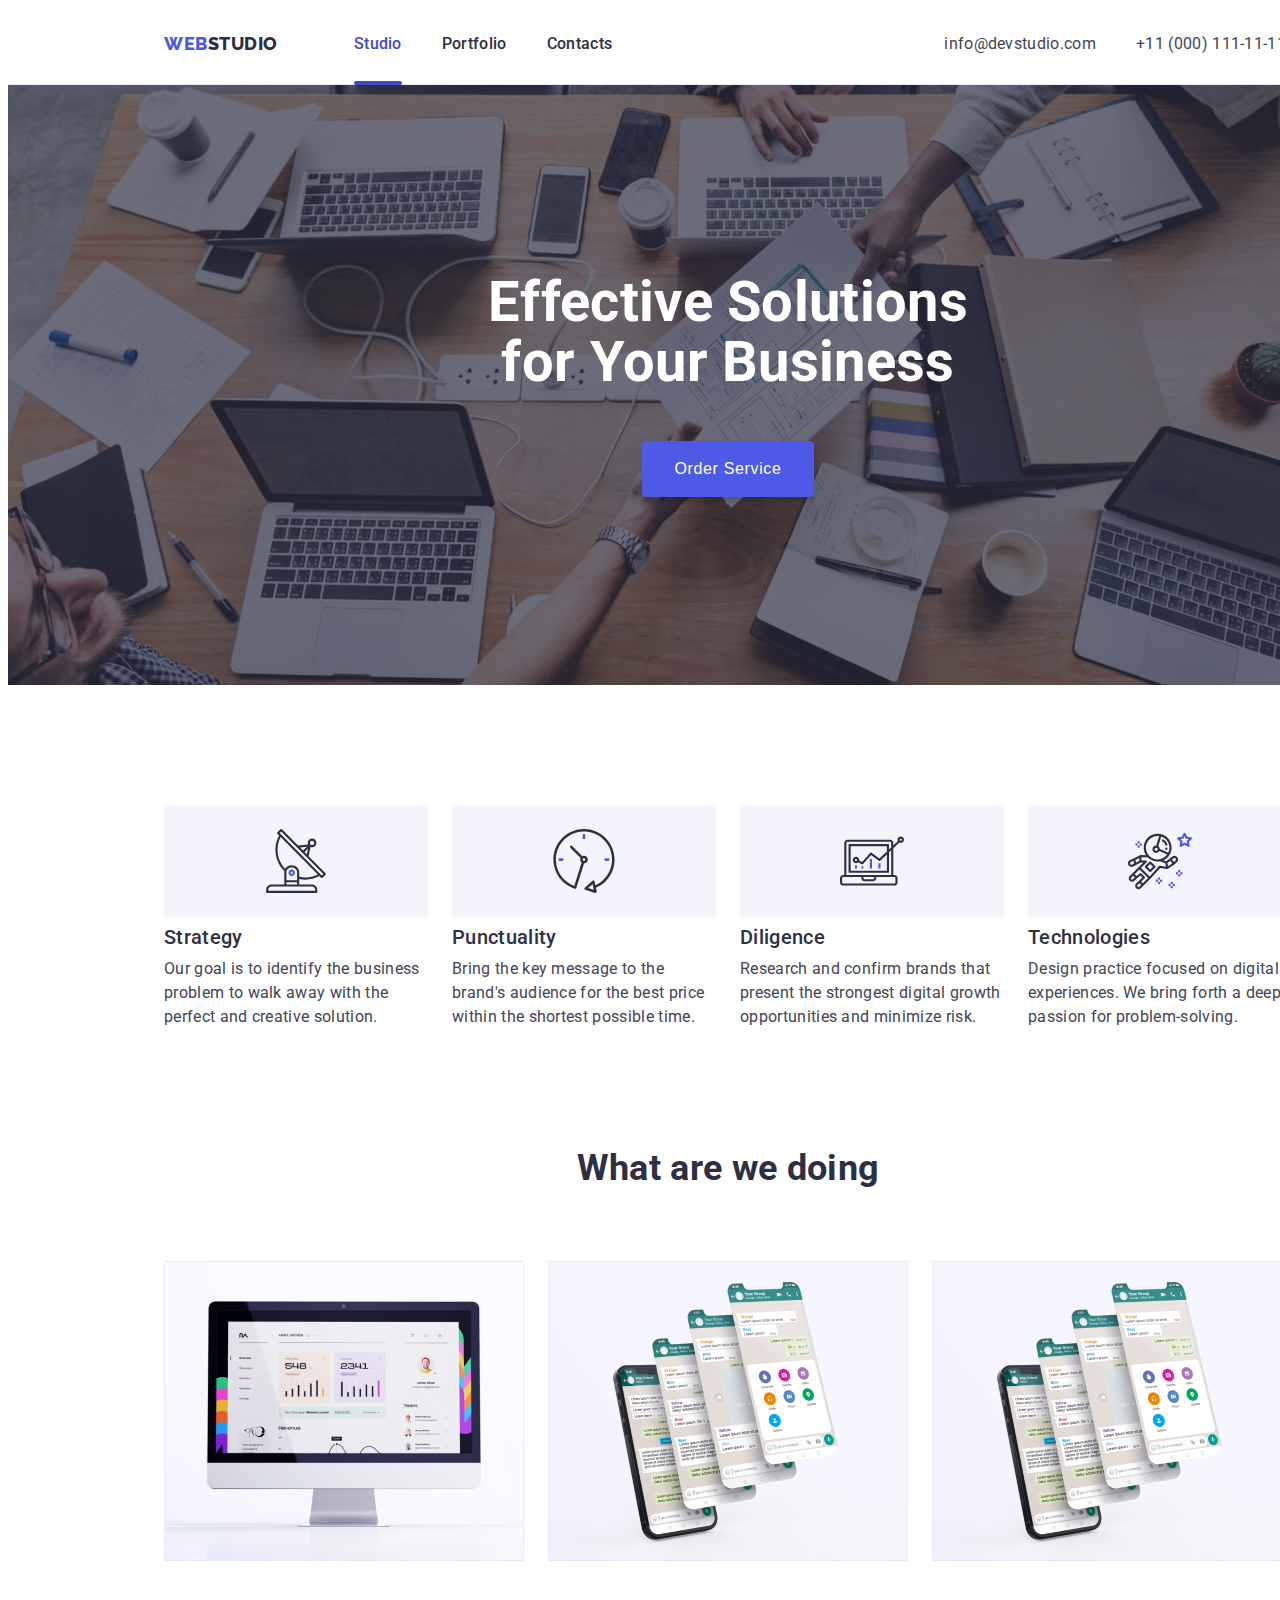
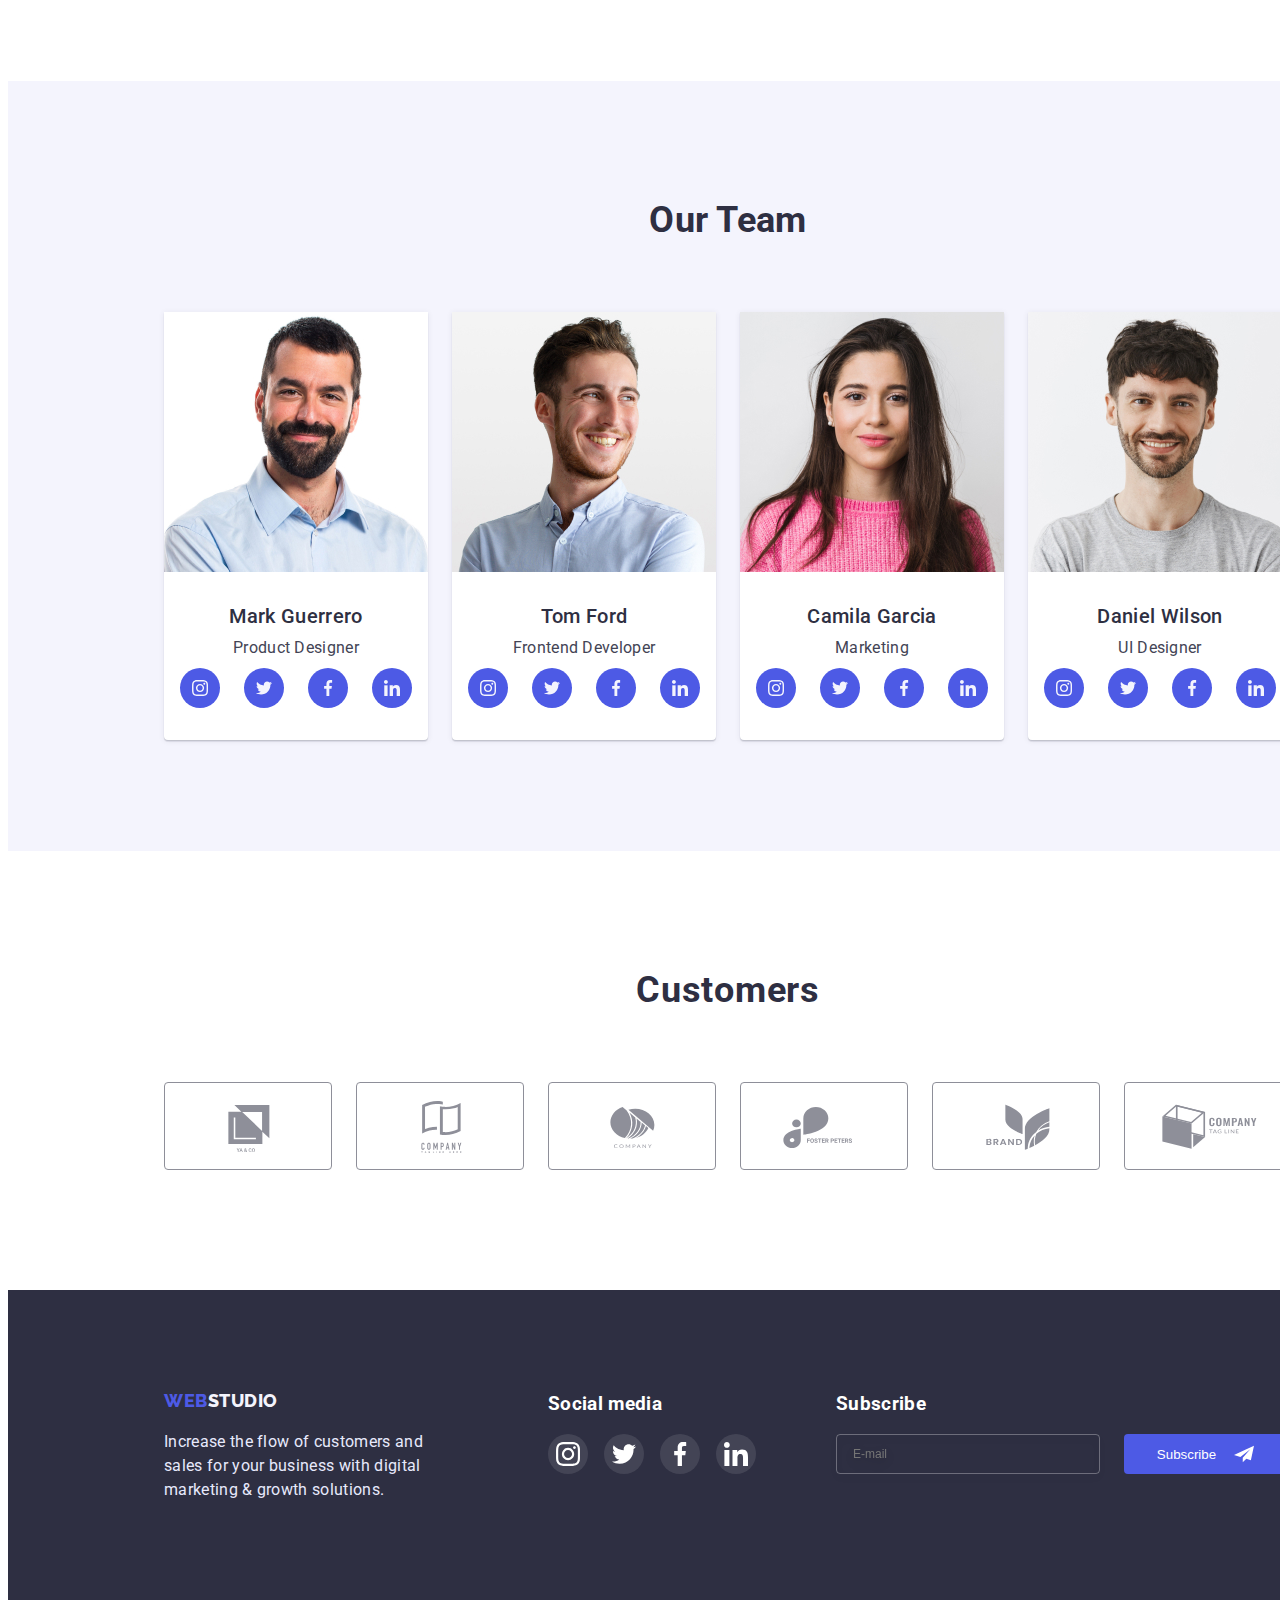
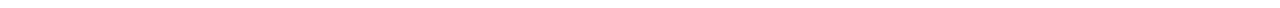
<file: index.html>
<!DOCTYPE html>
<html lang="en">
  <head>
    <meta charset="UTF-8" />
    <meta http-equiv="X-UA-Compatible" content="IE=edge" />
    <meta name="viewport" content="width=device-width, initial-scale=1.0" />
    <title>Document</title>
    <link rel="preconnect" href="https://fonts.googleapis.com">
<link rel="preconnect" href="https://fonts.gstatic.com" crossorigin>
<link href="https://fonts.googleapis.com/css2?family=Raleway:wght@800&family=Roboto:wght@400;500;700&display=swap" rel="stylesheet">
<link rel="stylesheet" href="https://cdnjs.cloudflare.com/ajax/libs/modern-normalize/1.1.0/modern-normalize.min.css" integrity="sha512-wpPYUAdjBVSE4KJnH1VR1HeZfpl1ub8YT/NKx4PuQ5NmX2tKuGu6U/JRp5y+Y8XG2tV+wKQpNHVUX03MfMFn9Q==" crossorigin="anonymous" referrerpolicy="no-referrer" />
<link rel="stylesheet" href="./css/styles.css">
  </head>
  <body>
    <!--header-->
    <header class="header">
      <div class="header-container container">
      <nav class="header-navigation">
        <a href="./index.html" class="header-logo"><span>WEB</span>STUDIO</a>
          <ul class="header-list list">
          <li class="header-item"><a class="header-link link current" href="./index.html" >Studio</a></li>
          <li class="header-item"><a class="header-link link" href="./portfolio.html" >Portfolio</a></li>
          <li class="header-item"><a class="header-link link" href="" >Contacts</a></li>
        </ul>
      </nav>

      <address class="header-address">
        <ul class="address-list list">
          <li class="address-item"><a class="address-link link" href="mailto:info@devstudio.com">info@devstudio.com</a></li>
          <li class="address-item"><a class="address-link link" href="tel:+110001111111">+11 (000) 111-11-11</a></li>
        </ul>
      </address>
      </div>
        </header>
    <!--hero image-->
    <main class="main">
      <section class="hero">
        <h1 class="hero-title">Effective Solutions for Your Business</h1>
        <button type="button" class="button hero-button" data-modal-open>Order Service</button>
      </section>
      <!--advantage-->
      <section class="advantage">
        <div class="container">
          <h2 hidden>option2</h2>
          <ul class="advantage-list list">
      
            <li class="advantage-link">
              <div class="advantage-block">
                <svg class="advantage-icon" width="64" hight="64">
                  <use href="./images/icons.svg#icon-antenna"></use>
                </svg>
              </div>
              <h3 class="advantage-title">Strategy</h3>
              <p class="advantage-after-title">
                Our goal is to identify the business problem to walk away with the
                perfect and creative solution.
              </p>
            </li>
      
            <li class="advantage-link">
              <div class="advantage-block">
                <svg class="advantage-icon" width="64" hight="64">
                  <use href="./images/icons.svg#icon-clock"></use>
                </svg>
              </div>
              <h3 class="advantage-title">Punctuality</h3>
              <p class="advantage-after-title">
                Bring the key message to the brand's audience for the best price
                within the shortest possible time.
              </p>
            </li>
      
            <li class="advantage-link">
              <div class="advantage-block">
                <svg class="advantage-icon" width="64" hight="64">
                  <use href="./images/icons.svg#icon-diagram"></use>
                </svg>
              </div>
              <h3 class="advantage-title">Diligence</h3>
              <p class="advantage-after-title">
                Research and confirm brands that present the strongest digital
                growth opportunities and minimize risk.
              </p>
            </li>
      
            <li class="advantage-link">
              <div class="advantage-block">
                <svg class="advantage-icon" width="64" hight="64">
                  <use href="./images/icons.svg#icon-astronaut"></use>
                </svg>
              </div>
              <h3 class="advantage-title">Technologies</h3>
              <p class="advantage-after-title">
                Design practice focused on digital experiences. We bring forth a
                deep passion for problem-solving.
              </p>
            </li>
          </ul>
        </div>
      </section>
      <!--section-->
      <section class="section">
        <div class="container">
        <h2 class="section-title">What are we doing</h2>
        <ul class="section-list list">
          <li class="section-link">
            <img src="./images/rectangle.jpg" alt="monitor" width="360" height="300" >
          </li>
          <li class="section-link">
            <img src="./images/rectanglea.jpg" alt="phones" width="360" height="300" >
          </li>
          <li class="section-link">
            <img src="./images/rectanglea.jpg" alt="phones" width="360" height="300" >
          </li>
        </ul>
        </div>
      </section>
      <!--about-->
      <section class="about">
        <div class="container">
        <h2 class="about-title">Our Team</h2>
        <ul class="about-list list">
          <li class="about-link link">
            <img src="./images/qimg.jpg" alt="Mark Guerrero" width="264" height="260" >
            <div class="about-foto">
            <h3 class="about-after-title">Mark Guerrero</h3>
            <p class="about-pre-title">Product Designer</p>
           
            <ul class="about-soc-list">
              <li class="about-soc-item">
                <a class="about-soc-link" href="">
                  <svg class="about-soc-icon" width="16" haigth="16">
                    <use href="./images/icons.svg#icon-instagram"></use>
                  </svg></a></li>
                  <li class="about-soc-item">
                    <a class="about-soc-link" href="">
                      <svg class="about-soc-icon" width="16" haigth="16">
                        <use href="./images/icons.svg#icon-twitter"></use>
                      </svg></a>
                  </li>
                  <li class="about-soc-item">
                    <a class="about-soc-link" href="">
                      <svg class="about-soc-icon" width="16" haigth="16">
                        <use href="./images/icons.svg#icon-facebook"></use>
                      </svg></a>
                  </li>
                  <li class="about-soc-item">
                    <a class="about-soc-link" href="">
                      <svg class="about-soc-icon" width="16" haigth="16">
                        <use href="./images/icons.svg#icon-linkedin"></use>
                      </svg></a>
                  </li>
                </ul>
            </div>
          </li>

          <li class="about-link link">
            <img src="./images/aimg.jpg" alt="Tom Ford" width="264" height="260" >
            <div class="about-foto">
            <h3 class="about-after-title">Tom Ford</h3>
            <p class="about-pre-title">Frontend Developer</p>
            <ul class="about-soc-list">
              <li class="about-soc-item">
                <a class="about-soc-link" href="">
                  <svg class="about-soc-icon" width="16" haigth="16">
                    <use href="./images/icons.svg#icon-instagram"></use>
                  </svg></a>
              </li>
              <li class="about-soc-item">
                <a class="about-soc-link" href="">
                  <svg class="about-soc-icon" width="16" haigth="16">
                    <use href="./images/icons.svg#icon-twitter"></use>
                  </svg></a>
              </li>
              <li class="about-soc-item">
                <a class="about-soc-link" href="">
                  <svg class="about-soc-icon" width="16" haigth="16">
                    <use href="./images/icons.svg#icon-facebook"></use>
                  </svg></a>
              </li>
              <li class="about-soc-item">
                <a class="about-soc-link" href="">
                  <svg class="about-soc-icon" width="16" haigth="16">
                    <use href="./images/icons.svg#icon-linkedin"></use>
                  </svg></a>
              </li>
            </ul>
            </div>
          </li>

          <li class="about-link link">
            <img src="./images/zimg.jpg" alt="Camila Garcia" width="264" height="260" >
            <div class="about-foto">
            <h3 class="about-after-title">Camila Garcia</h3>
            <p class="about-pre-title">Marketing</p>
            <ul class="about-soc-list">
              <li class="about-soc-item">
                <a class="about-soc-link" href="">
                  <svg class="about-soc-icon" width="16" haigth="16">
                    <use href="./images/icons.svg#icon-instagram"></use>
                  </svg></a>
              </li>
              <li class="about-soc-item">
                <a class="about-soc-link" href="">
                  <svg class="about-soc-icon" width="16" haigth="16">
                    <use href="./images/icons.svg#icon-twitter"></use>
                  </svg></a>
              </li>
              <li class="about-soc-item">
                <a class="about-soc-link" href="">
                  <svg class="about-soc-icon" width="16" haigth="16">
                    <use href="./images/icons.svg#icon-facebook"></use>
                  </svg></a>
              </li>
              <li class="about-soc-item">
                <a class="about-soc-link" href="">
                  <svg class="about-soc-icon" width="16" haigth="16">
                    <use href="./images/icons.svg#icon-linkedin"></use>
                  </svg></a>
              </li>
            </ul>
            </div>
          </li>

          <li class="about-link link">
            <img src="./images/wimg.jpg" alt="Daniel Wilson" width="264" height="260" >
            <div class="about-foto">
            <h3 class="about-after-title">Daniel Wilson</h3>
            <p class="about-pre-title">UI Designer</p>
            <ul class="about-soc-list">
              <li class="about-soc-item">
                <a class="about-soc-link" href="">
                  <svg class="about-soc-icon" width="16" haigth="16">
                    <use href="./images/icons.svg#icon-instagram"></use>
                  </svg></a>
              </li>
              <li class="about-soc-item">
                <a class="about-soc-link" href="">
                  <svg class="about-soc-icon" width="16" haigth="16">
                    <use href="./images/icons.svg#icon-twitter"></use>
                  </svg></a>
              </li>
              <li class="about-soc-item">
                <a class="about-soc-link" href="">
                  <svg class="about-soc-icon" width="16" haigth="16">
                    <use href="./images/icons.svg#icon-facebook"></use>
                  </svg></a>
              </li>
              <li class="about-soc-item">
                <a class="about-soc-link" href="">
                  <svg class="about-soc-icon" width="16" haigth="16">
                    <use href="./images/icons.svg#icon-linkedin"></use>
                  </svg></a>
              </li>
            </ul>
            </div>
          </li>
        </ul>
        </div>
      </section>
        <!--test-->
      <section class="test">
<div class="container">
  <h2 class="test-title">Customers</h2>
  <div class="test-container">
  <ul class="test-list">
    <li class="test-item">
      <a href="" class="test-link">
        <svg class="test-icon" width="104" hight="56">
          <use href="./images/icons.svg#icon-yaco"></use>
        </svg>
      </a>
    </li>
    <li class="test-item">
      <a href="" class="test-link">
        <svg class="test-icon" width="104" hight="56">
          <use href="./images/icons.svg#icon-tagline"></use>
        </svg>
      </a>
    </li>
    <li class="test-item">
      <a href="" class="test-link">
        <svg class="test-icon" width="104" hight="56">
          <use href="./images/icons.svg#icon-company"></use>
        </svg>
      </a>
    </li>
    <li class="test-item">
      <a href="" class="test-link">
        <svg class="test-icon" width="104" hight="56">
          <use href="./images/icons.svg#icon-foster"></use>
        </svg>
      </a>
    </li>
    <li class="test-item">
      <a href="" class="test-link">
        <svg class="test-icon" width="104" hight="56">
          <use href="./images/icons.svg#icon-brand"></use>
        </svg>
      </a>
    </li>
    <li class="test-item">
      <a href="" class="test-link">
        <svg class="test-icon" width="104" hight="56">
          <use href="./images/icons.svg#icon-tag"></use>
        </svg>
      </a>
    </li>
  </ul>
  </div>
</div>
      </section>
    </main>
    <!--footer-->
    <footer class="footer">
      <div class="container footer-container">
        <div class="logotype">
      <a class="footer-logo" href="./index.html"><span>WEB</span>STUDIO</a>
      <p class="footer-title">
        Increase the flow of customers and sales for your business with digital marketing & growth solutions.
      </p></div>
      
      <div class="footer-block">
        <h3 class="footer-text">Social media</h3>
        <ul class="footer-list">
          <li class="footer-item"><a href="" class="footer-link">
            <svg class="footer-icon" width="24" hight="24">
              <use href="./images/icons.svg#icon-instagram"></use>
            </svg></a>
          </li>
          <li class="footer-item"><a href="" class="footer-link">
            <svg class="footer-icon" width="24" hight="24">
              <use href="./images/icons.svg#icon-twitter"></use>
            </svg></a>
          </li>
          <li class="footer-item"><a href="" class="footer-link">
            <svg class="footer-icon" width="24" hight="24">
              <use href="./images/icons.svg#icon-facebook"></use>
            </svg></a>
          </li>
          <li class="footer-item"><a href="" class="footer-link">
            <svg class="footer-icon" width="24" hight="24">
              <use href="./images/icons.svg#icon-linkedin"></use>
            </svg></a>
          </li>
        </ul>
      </div> 
      
    
      <form class="online-form">
        <div class="online-field">
          <h3 class="online-title">Subscribe</h3>
      <label for="online-email" class="online-label"></label>
      <input type="text" name="online-email" id="online-email" class="online-input" placeholder="E-mail">
     </div>
    
      <button type="submit" class="online-btn"><span class="btn-text">Subscribe</span>
        <svg class="btn-icon" width="24" hight="20">
        <use href="./images/icons.svg#icon-Frame"></use>
      </svg></button>
       </form>
      </div>
    </footer>
    <div class="backdrop is-hidden" data-modal>
      <div class="modal"><button type="button" class="modal-close" data-modal-close>
        <svg class="modal-close-icon" width="24" hight="24">
          <use href="./images/icons.svg#icon-Vector"></use></svg></button>
        <p class="modal-title">Leave your contacts and we will call you back</p>
      <form class="modal-form">
        <div class="modal-field">
        <label class="input-text" for="user-name">Name</label> 
        <div class="input-wrap">         
        <input type="text" id="user-name" name="user-name" class="modal-input">
        <svg class="modal-icon" width="18" height="24"><use href="./images/icons.svg#icon-person"></use></svg>
        </div></div>

        <div class="modal-field">
        <label class="input-text" for="user-phone">Phone</label> 
        <div class="input-wrap">
        <input type="phone" id="user-phone" name="user-phone" class="modal-input">
         <svg class="modal-icon" width="18" height="24"><use href="./images/icons.svg#icon-phone"></use></svg>
        </div></div>

        <div class="modal-field">           
        <label class="input-text" for="user-email">Email</label>  
        <div class="input-wrap">
        <input type="email" id="user-email" name="user-email" class="modal-input">
         <svg class="modal-icon" width="18" height="24"><use href="./images/icons.svg#icon-email"></use></svg>
        </div></div>

        <div class="modal-field">
        <label class="input-text" for="user-text">Comment</label>
        <textarea name="user-text" id="user-text" class="modal-message" placeholder="Text input"></textarea>
      </div>

      <div class="modal-field">
        <input type="checkbox" id="policy" value="true" class="input-check visyally-hidden">   
        <label for="policy" class="check-text"><span><svg class="check-icon" width="10" height="8">
          <use href="./images/icons.svg#icon-Vectore"></use>
        </svg>
      </span> I accept the terms and conditions of the&nbsp;<a href="" class="check-policy"> Privacy Policy</a></label>    
            </div>

        <button class="modal-button" type="submit">Send</button>
      </form>
      </div>
    </div>
    <script src="./js/modal.js"></script>
  </body>
</html>
</file>
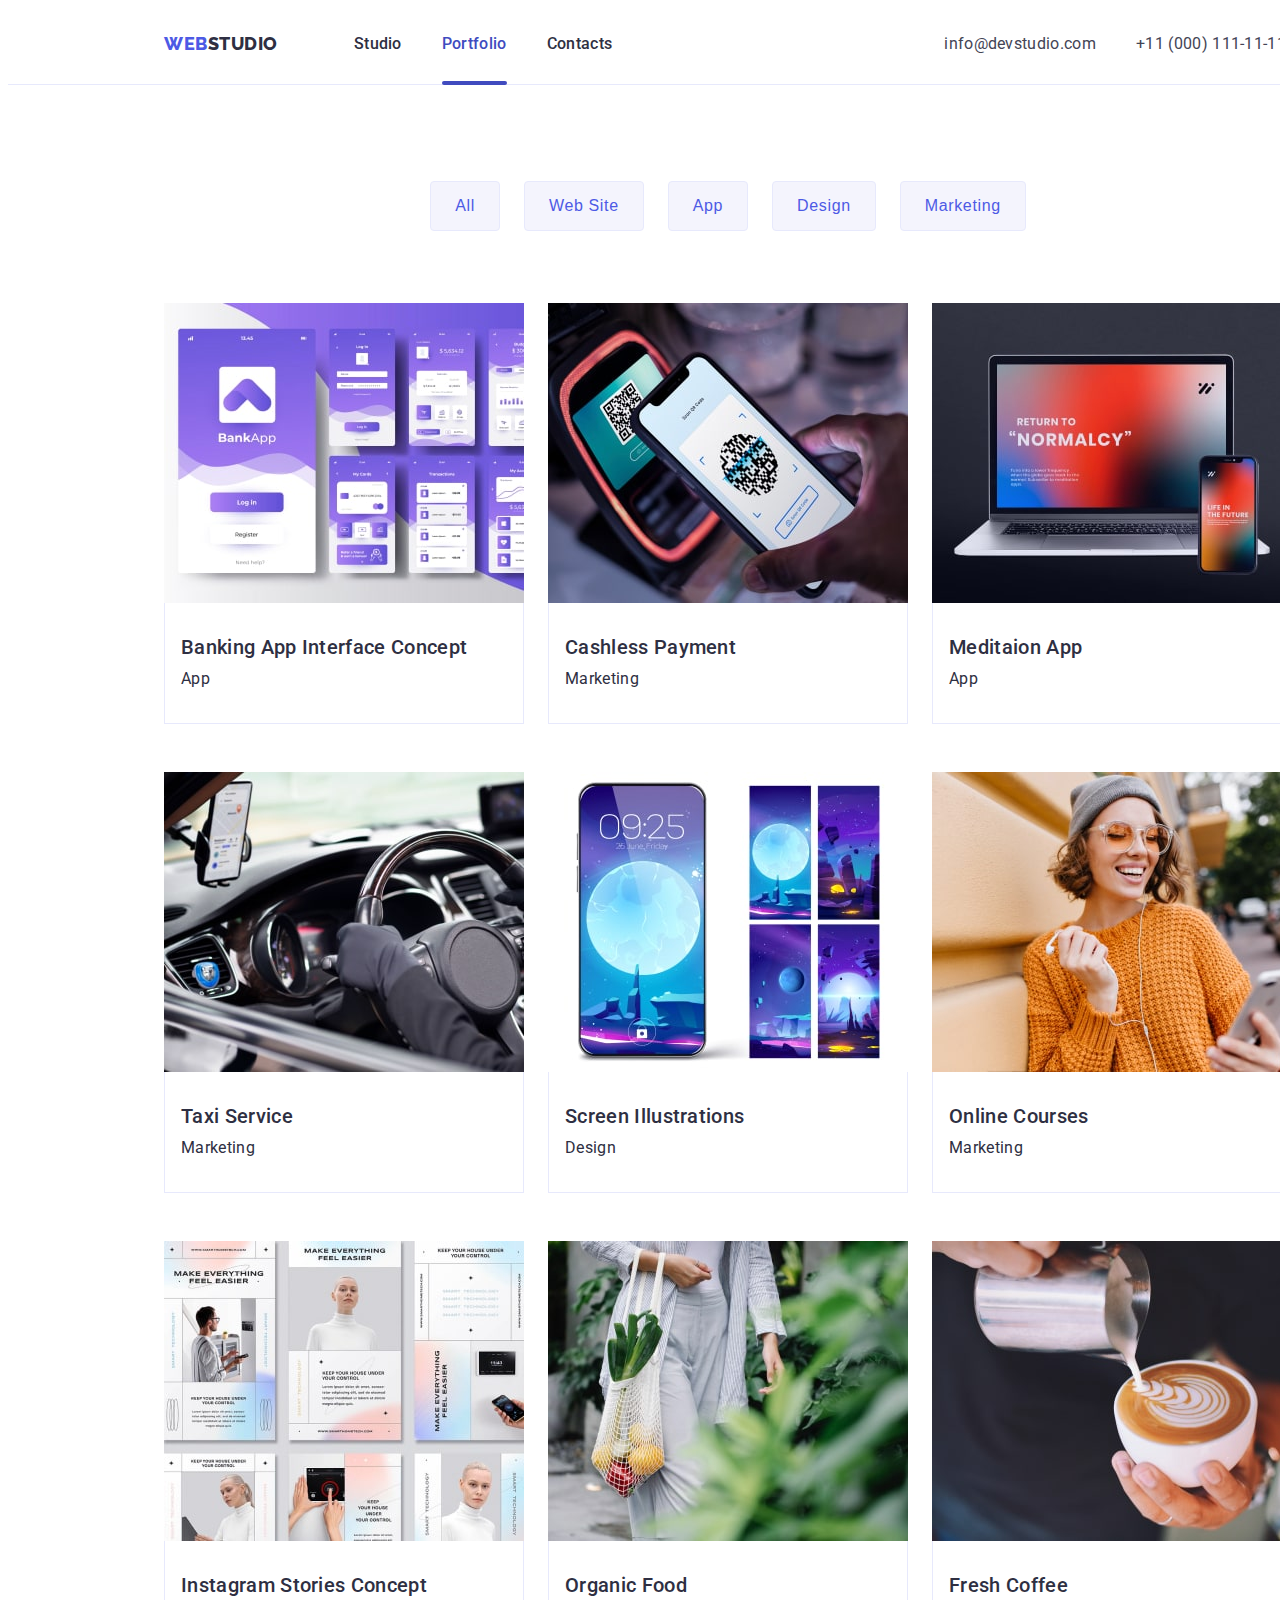
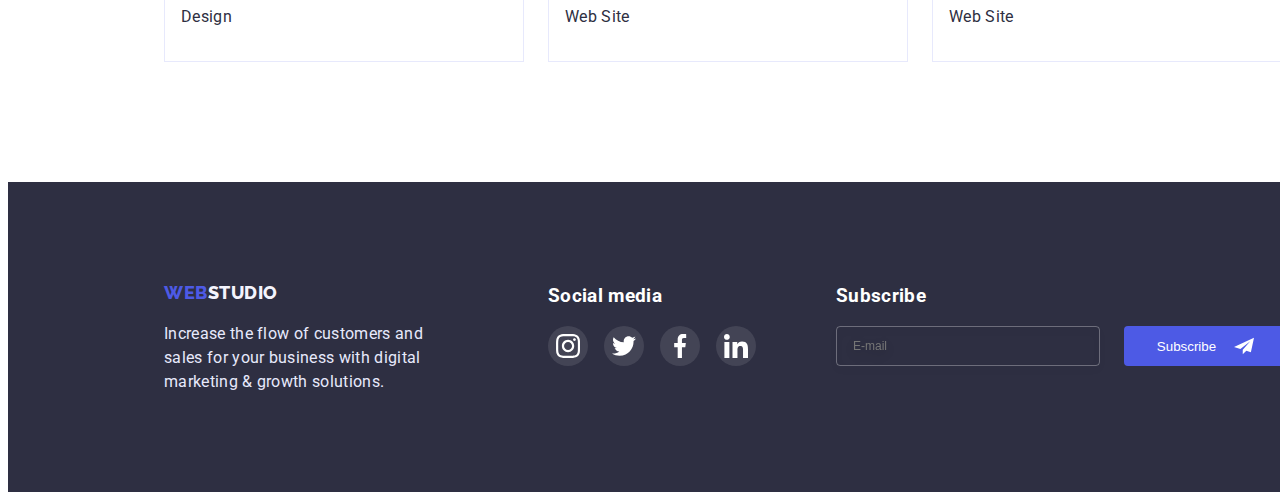
<file: portfolio.html>
<!DOCTYPE html>
<html lang="en">
  <head>
    <meta charset="UTF-8" />
    <meta http-equiv="X-UA-Compatible" content="IE=edge" />
    <meta name="viewport" content="width=device-width, initial-scale=1.0" />
    <title>Document</title>
    <link rel="preconnect" href="https://fonts.googleapis.com">
<link rel="preconnect" href="https://fonts.gstatic.com" crossorigin>
<link href="https://fonts.googleapis.com/css2?family=Raleway:wght@800&family=Roboto:wght@400;500;700&display=swap" rel="stylesheet">
<link rel="stylesheet" href="https://cdnjs.cloudflare.com/ajax/libs/modern-normalize/1.1.0/modern-normalize.min.css" integrity="sha512-wpPYUAdjBVSE4KJnH1VR1HeZfpl1ub8YT/NKx4PuQ5NmX2tKuGu6U/JRp5y+Y8XG2tV+wKQpNHVUX03MfMFn9Q==" crossorigin="anonymous" referrerpolicy="no-referrer" />
<link rel="stylesheet" href="./css/styles.css">
  </head>
  <body>
    <!--header-->
    <header class="header">
      <div class="header-container container">
        <nav class="header-navigation">
          <a href="./index.html" class="header-logo"><span>WEB</span>STUDIO</a>
          <ul class="header-list list">
            <li class="header-item"><a class="header-link link" href="./index.html">Studio</a></li>
            <li class="header-item"><a class="header-link link current" href="./portfolio.html">Portfolio</a></li>
            <li class="header-item"><a class="header-link link" href="">Contacts</a></li>
          </ul>
        </nav>
    
        <address class="header-address">
          <ul class="address-list list">
            <li class="address-item"><a class="address-link link" href="mailto:info@devstudio.com">info@devstudio.com</a></li>
            <li class="address-item"><a class="address-link link" href="tel:+110001111111">+11 (000) 111-11-11</a></li>
          </ul>
        </address>
      </div>
    </header>
  <!--portfolio-->
    <main>
      <section class="portfolio">
        <div class="container">
        <h1 class="visyally-hidden">Portrolio</h1>
        <ul class="button-list list">
        <li class="button-link"><button class="button portfolio-button" type="button">All</button></li>
        <li class="button-link"><button class="button portfolio-button" type="button">Web Site</button></li>
        <li class="button-link"><button class="button portfolio-button" type="button">App</button></li>
        <li class="button-link"><button class="button portfolio-button" type="button">Design</button></li>
        <li class="button-link"><button class="button portfolio-button" type="button">Marketing</button></li>
    </ul>
   <!--cards-->
            <ul class="cards-list">
            <li class="cards-link">
              <div class="box">
                <a class="card-foto"  href=""><img src="./images/one.jpg" alt="Banking" width="360" height="300"/>
                  <div class="overlay">
                    <p>14 Stylish and User-Friendly App Design Concepts · Task Manager App · Calorie Tracker App · Exotic Fruit Ecommerce App · Cloud Storage App</p>
                  </div></div>
                  <div class="card-wrapper card-border">
                <h2 class="cards-title">Banking App Interface Concept</h2>
                <p class="cards-after-title">App</p></a>
                </div>
            </li>
            <li class="cards-link">
              <div class="box">
                <a class="card-foto"  href=""><img src="./images/two.jpg" alt="Cashless Payment" width="360" height="300"/>
                <div class="overlay">
                  <p>14 Stylish and User-Friendly App Design Concepts · Task Manager App · Calorie Tracker App · Exotic Fruit Ecommerce
                    App · Cloud Storage App</p>
                </div>
                </div>
                  <div class="card-wrapper card-border">
                    <h2 class="cards-title">Cashless Payment</h2>
                    <p class="cards-after-title">Marketing</p></a></div>
            </li>
            <li class="cards-link">
              <div class="box">
                <a class="card-foto"  href=""><img src="./images/three.jpg" alt="Meditaion" width="360" height="300"/>
                  <div class="overlay">
                    <p>14 Stylish and User-Friendly App Design Concepts · Task Manager App · Calorie Tracker App · Exotic Fruit Ecommerce
                      App · Cloud Storage App</p>
                  </div>
                  </div>
                  <div class="card-wrapper card-border">
                    <h2 class="cards-title">Meditaion App</h2>
                    <p class="cards-after-title">App</p></a></div>
            </li>
            <li class="cards-link">
              <div class="box">
                <a class="card-foto"  href=""><img src="./images/four.jpg" alt="Taxi" width="360" height="300"/>
                  <div class="overlay">
                    <p>14 Stylish and User-Friendly App Design Concepts · Task Manager App · Calorie Tracker App · Exotic Fruit Ecommerce
                      App · Cloud Storage App</p>
                  </div>
                  </div>
                  <div class="card-wrapper card-border">
                    <h2 class="cards-title">Taxi Service</h2>
                    <p class="cards-after-title">Marketing</p></a></div>
            </li>
            <li class="cards-link">
              <div class="box">
                <a class="card-foto"  href=""><img src="./images/five.jpg" alt="Screen" width="360" height="300"/>
                  <div class="overlay">
                    <p>14 Stylish and User-Friendly App Design Concepts · Task Manager App · Calorie Tracker App · Exotic Fruit Ecommerce
                      App · Cloud Storage App</p>
                  </div>
                  </div>
                  <div class="card-wrapper card-border">
                    <h2 class="cards-title">Screen Illustrations</h2>
                    <p class="cards-after-title">Design</p></a></div>
            </li>
            <li class="cards-link">
              <div class="box">
                <a class="card-foto"  href=""><img src="./images/six.jpg" alt="Online Courses" width="360" height="300"/>
                  <div class="overlay">
                    <p>14 Stylish and User-Friendly App Design Concepts · Task Manager App · Calorie Tracker App · Exotic Fruit Ecommerce
                      App · Cloud Storage App</p>
                  </div>
                  </div>
                  <div class="card-wrapper card-border">
                    <h2 class="cards-title">Online Courses</h2>
                    <p class="cards-after-title">Marketing</p></a></div>
            </li>
            <li class="cards-link">
              <div class="box">
                <a class="card-foto"  href=""><img src="./images/seven.jpg" alt="Instagram" width="360" height="300"/>
                  <div class="overlay">
                    <p>14 Stylish and User-Friendly App Design Concepts · Task Manager App · Calorie Tracker App · Exotic Fruit Ecommerce
                      App · Cloud Storage App</p>
                  </div>
                  </div>
                  <div class="card-wrapper card-border">
                    <h2 class="cards-title">Instagram Stories Concept</h2>
                    <p class="cards-after-title">Design</p></a></div>
            </li>
            <li class="cards-link">
              <div class="box">
                <a class="card-foto"  href=""><img src="./images/eight.jpg" alt="Organic Food" width="360" height="300"/>
                  <div class="overlay">
                    <p>14 Stylish and User-Friendly App Design Concepts · Task Manager App · Calorie Tracker App · Exotic Fruit Ecommerce
                      App · Cloud Storage App</p>
                  </div>
                  </div>
                  <div class="card-wrapper card-border">
                    <h2 class="cards-title">Organic Food</h2>
                    <p class="cards-after-title">Web Site</p></a></div>
            </li>
            <li class="cards-link">
              <div class="box">
                    <a class="card-foto"  href=""><img src="./images/nine.jpg" alt="A cup of coffe" width="360" height="300"/>
                    <div class="overlay">
                      <p>14 Stylish and User-Friendly App Design Concepts · Task Manager App · Calorie Tracker App · Exotic Fruit Ecommerce
                        App · Cloud Storage App</p>
                    </div>
                    </div>
                    <div class="card-wrapper card-border">
                    <h2 class="cards-title">Fresh Coffee</h2>
                    <p class="cards-after-title">Web Site</p></a></div>
                </li>
        </ul></div>
      </section> 
    </main>
    <!--footer-->
    <footer class="footer">
      <div class="container footer-container">
        <div class="logotype">
          <a class="footer-logo" href="./index.html"><span>WEB</span>STUDIO</a>
          <p class="footer-title">
            Increase the flow of customers and sales for your business with digital marketing & growth solutions.
          </p>
        </div>
    
        <div class="footer-block">
          <h3 class="footer-text">Social media</h3>
          <ul class="footer-list">
            <li class="footer-item"><a href="" class="footer-link">
                <svg class="footer-icon" width="24" hight="24">
                  <use href="./images/icons.svg#icon-instagram"></use>
                </svg></a>
            </li>
            <li class="footer-item"><a href="" class="footer-link">
                <svg class="footer-icon" width="24" hight="24">
                  <use href="./images/icons.svg#icon-twitter"></use>
                </svg></a>
            </li>
            <li class="footer-item"><a href="" class="footer-link">
                <svg class="footer-icon" width="24" hight="24">
                  <use href="./images/icons.svg#icon-facebook"></use>
                </svg></a>
            </li>
            <li class="footer-item"><a href="" class="footer-link">
                <svg class="footer-icon" width="24" hight="24">
                  <use href="./images/icons.svg#icon-linkedin"></use>
                </svg></a>
            </li>
          </ul>
            </div>
      <form class="online-form">
        <div class="online-field">
          <h3 class="online-title">Subscribe</h3>
          <label for="online-email" class="online-label"></label>
          <input type="text" name="online-email" id="online-email" class="online-input" placeholder="E-mail">
        </div>
      
        <button type="submit" class="online-btn"><span class="btn-text">Subscribe</span>
          <svg class="btn-icon" width="24" hight="20">
            <use href="./images/icons.svg#icon-Frame"></use>
          </svg></button>
      </form>
       
      
      </div>
    </footer>
  </body>
</html>
</file>
<file: css/styles.css>
:root {
    --main-color: #2E2F42;
    --second-color: #434455;
    --active-color: #404BBF;
    --accent-color: #4D5AE5;
    --a-color: #E5E5E5;
    --b-second-color: #F4F4FD;
    --b-active-color: #FFFFFF;
    --b-color: #E7E9FC;
    --accent-footer: #31D0AA;
    --hero-gradient: rgba(46, 47, 66, 0.7), rgba(46, 47, 66, 0.7) 100%;
    --shadow: 0px 3px 1px rgba(0, 0, 0, 0.1),
        0px 2px 1px rgba(0, 0, 0, 0.08),
        0px 2px 2px rgba(0, 0, 0, 0.12);
    --bc-footer: rgba(255, 255, 255, 0.1);
    --fill: #8E8F99;
    --box-shadow: 0px 1px 6px rgba(46, 47, 66, 0.08),
        0px 1px 1px rgba(46, 47, 66, 0.16),
        0px 2px 1px rgba(46, 47, 66, 0.08);
    --b-shadow: 0px 4px 4px rgba(0, 0, 0, 0.15);
    --b-modal: #FCFCFC;
}

body {
    Width: 1440px;
    font-family: "Roboto", sans-serif;
    font-size: 16px;
    line-height: 1.5;
    letter-spacing: 0.02em;
    color: var(--main-color);
    background-color: var(--b-active-color);
}

h1,
h2,
h3,
p {
    margin-top: 0;
    margin-bottom: 0;
}

ul {
    display: flex;
    margin: 0;
    padding: 0;
    list-style: none;
}

img {
    display: block;
    max-width: 100%;
    height: auto;
}
.visyally-hidden {
    position: absolute;
    white-space: nowrap;
    width: 1px;
    height: 1px;
    overflow: hidden;
    border: 0;
    padding: 0;
    clip: rect(0 0 0 0);
    clip-path: inset(50%);
    margin: -1px;
}
/*-----------header------------*/
.header {
    background-color: var(--b-active-color);
    border-bottom: 1px solid #E7E9FC
}

.header-container{
    display: flex;
    height: 76px;
}

.container {
    width: 1158px;
    padding: 0 15px;
    margin: 0 auto;
}

.header-logo {
    font-family: 'Raleway', sans-serif;
    font-weight: 800;
    font-size: 18px;
    line-height: 1.3;
    letter-spacing: 0.03em;
    margin-right: 76px;
    padding: 24px 0;
    color: var(--main-color);
    text-transform: uppercase;
    text-decoration: none;
}

span {
    color: var(--accent-color);
}

.header-navigation {
    display: flex;
    color: var(--main-color);
}

.header-list .header-item:not(:last-child) {
    margin-right: 40px;
}

.header-item {
    margin-right: 332px;
}

.header-link.link {
    font-weight: 500;
    color: var(--main-color);
}

.header-link.current::after {
    display: block;
    content: "";
    width: 100%;
    height: 4px;
    margin-top: 25px;
    background: var(--active-color);
    border-radius: 2px;
}

.link {
    display: block;
    padding: 24px 0 0 0;
    font-family: 'Roboto';
    font-style: normal;
    color: var(--second-color);
    text-decoration: none;
    transition-property: color;
    transition-duration: 250ms;
    transition-timing-function: cubic-bezier(0.4, 0, 0.2, 1);
}

.link:hover,
.link:focus,
.link.current {
    color: var(--active-color);
}

.header-address {
    font-family: 'Roboto';
    color: var(--second-color);
}

.address-list .address-item:not(:last-child) {
    margin-right: 40px;
}
/*-----------hero------------*/
.hero {
    background-color: var(--main-color);
    width: 1440px;
    height: 600px;
    text-align: center;
    padding-top: 188px;
    padding-bottom: 188px;
    background-image: linear-gradient(var(--hero-gradient)), url(../images/people-office.jpg);
}

.hero-title {
    margin-left: auto;
    margin-right: auto;
    margin-bottom: 48px;
    width: 496px;
    font-weight: 700;
    font-size: 56px;
    line-height: 1.07;
    text-align: center;
    color: var(--b-active-color);
}

.button {
    cursor: pointer;
    font-weight: 500;
    font-size: 16px;
    line-height: 1.5;
    letter-spacing: 0.04em;
    border-radius: 4px;
}

.hero-button {
    border: none;
    background-color: var(--accent-color);
    color: var(--b-active-color);
    min-width: 169px;
    min-height: 56px;
    padding: 16px 32px;
    margin-left: auto;
    margin-right: auto;
    box-shadow: var(--b-shadow);
    transition-property: background-color;
    transition-duration: 250ms;
    transition-timing-function: cubic-bezier(0.4, 0, 0.2, 1);
}

.hero-button:hover,
.hero-button:focus {
    background-color: var(--active-color);
}
/*-----------advantage------------*/
.advantage {
    background-color: var(--b-active-color);
    padding-top: 120px;
}

.advantage-link {
    display: flex;
    flex-direction: column;
    align-items: flex-start;
    padding: 0px;
}

.advantage-block {
    display: flex;
    justify-content: center;
    align-items: center;
    width: 264px;
    height: 112px;
    background: var(--b-second-color);
    border-radius: 4px;
}

.advantage-list .advantage-link:not(:last-child) {
    margin-right: 24px;
}

.advantage-title {
    margin-top: 8px;
    margin-bottom: 8px;
    font-weight: 500;
    font-size: 20px;
    line-height: 1.2;
    color: var(--main-color);
}

.advantage-after-title {
    width: 264px;
    height: 72px;
    color: var(--second-color);
}

.advantage-icon {
    height: 64px;
} 
/*-----------section------------*/
.section {
    text-align: center;
    background-color: var(--b-active-color);
    padding-bottom: 120px;
    padding-top: 120px;
}

.section-list .section-link+.section-link {
    margin-left: 24px;
}

.section-title {
    font-weight: 700;
    font-size: 36px;
    line-height: 1.1;
    color: var(--main-color);
    margin-bottom: 72px;
}
/*-----------about------------*/
.about {
    padding-top: 120px;
    padding-bottom: 120px;
    height: 770px;
    text-align: center;
    background-color: var(--b-second-color);
}

.about-title {
    font-size: 36px;
    line-height: 1.1;
    margin-bottom: 72px;
    color: var(--main-color);
}

.about-foto {
    display: flex;
    flex-direction: column;
    justify-content: center;
    align-items: center;
    gap: 8px;
}

.about-after-title {
    font-weight: 500;
    font-size: 20px;
    line-height: 1.2;
    color: var(--main-color);
} 

.about-pre-title {
    color: var(--second-color);
}

.about-list .about-link+.about-link {
    margin-left: 24px;
}

.about-link {
    display: flex;
    flex-direction: column;
    justify-content: center;
    align-items: center;
    padding: 0px 0px 32px 0px;
    gap: 32px;
    box-shadow: var(--box-shadow);
    border-radius: 0px 0px 4px 4px;
    background-color: var(--b-active-color);
}

.about-soc-list {
    justify-content: center;
    gap: 24px;
}

.about-soc-item {
    width: 40px;
    height: 40px;
}

.about-soc-link {
    width: 100%;
    height: 100%;
    border-radius: 50%;
    display: flex;
    justify-content: center;
    align-items: center;
    background-color: var(--accent-color);
    transition-property: background-color;
    transition-duration: 250ms;
    transition-timing-function: cubic-bezier(0.4, 0, 0.2, 1);
}

.about-soc-link:is(:hover, :focus) {
    background-color: var(--active-color);
}

.about-soc-icon {
    fill: var(--b-second-color);
}
/*-----------test------------*/
.test {
    padding-top: 120px;
    padding-bottom: 120px;
}

.test-title {
   text-align: center;
   margin-bottom: 72px;
   font-weight: 700;
   font-size: 36px;
   line-height: 1.1;
   letter-spacing: 0.02em;
}

.test-list {
    height: 88px;
    gap: 24px;
}

.test-item {
    width: calc((100% - 5 * 24px) / 6);
}

.test-link {
    width: 100%;
    height: 100%;
    border: 1px solid #8E8F99;
    border-radius: 4px;
    display: flex;
    align-items: center;
    justify-content: center;
    transition-property: border-colorr;
    transition-duration: 250ms;
    transition-timing-function: cubic-bezier(0.4, 0, 0.2, 1);
}

.test-icon {
    fill: var(--fill);
    height: 56px;
    transition-property: fill;
    transition-duration: 250ms;
    transition-timing-function: cubic-bezier(0.4, 0, 0.2, 1);
}

.test-link:is(:hover, :focus) {
    border-color: var(--active-color);
}

.test-link:is(:hover, :focus) .test-icon {
    fill: var(--active-color);
}
/*-----------footer------------*/
.footer {
    width: 1440px;
    background-color: var(--main-color);
    padding-top: 100px;
    padding-bottom: 100px;
}

.footer-container {
    display: flex;
}

.logotype {
    width: 264px;
    height: 110px;
    margin-right: 120px;
}

.footer-logo {
    font-family: 'Raleway', sans-serif;
    font-weight: 800;
    font-size: 18px;
    line-height: 1.16;
    letter-spacing: 0.03em;
    color: var(--b-second-color);
    text-decoration: none;
    text-transform: uppercase;
}

.footer-title {
    width: 264px;
    margin-top: 16px;
    color: var(--b-color);
}

.footer-block {
    width: 208px;
    height: 80px;
    margin-right: 80px;
}

.footer-text {
    margin-bottom: 16px;
    color: var(--b-active-color);
}

.footer-list {
    gap: 16px;
} 

.footer-link {
    display: flex;
    justify-content: center;
    align-items: center;
    width: 40px;
    height: 40px;
    border-radius: 50%;
    background: var(--bc-footer);
    transition-property: background-color;
    transition-duration: 250ms;
    transition-timing-function: cubic-bezier(0.4, 0, 0.2, 1);
}

.footer-link:is(:hover, :focus) {
    background-color: var(--accent-footer);
}

.footer-icon {
    height: 24px;
    fill: var(--b-active-color);
}

.online-title {
    color: var(--b-active-color);
    margin-bottom: 16px;
}

.online-input {
    width: 264px;
    height: 40px;
    border: 1px solid rgba(255, 255, 255, 0.3);
    filter: drop-shadow(0px 4px 4px rgba(0, 0, 0, 0.15));
    border-radius: 4px;
    background-color: transparent; 
    outline: transparent; 
    font-size: 12px;
    padding-left: 16px;
}

.online-form {
    display: flex;
}

.online-btn {
    display: flex;
    justify-content: center;
    align-items: center;
    width: 165px;
    height: 40px;
    margin-top: 44px;
    margin-left: 24px;
    background: var(--accent-color);
    border-radius: 4px;
    border: none;
}

.btn-text {
    color: var(--b-active-color);
}

.btn-icon {
    width: 24px;
    height: 20px;
    margin-left: 16px;
    fill: var(--b-active-color);
}
/*-----------portfolio------------*/
.portfolio {
    padding-top: 96px;
    padding-bottom: 120px;
}

.button-list {
    flex-wrap: wrap;
    justify-content: center;
    margin-bottom: 72px;
}

.portfolio-button {
    background-color: var(--b-second-color);
    border: 1px solid var(--b-color);
    min-height: 48px;
    box-sizing: border-box;
    flex-direction: row;
    justify-content: center;
    align-items: center;
    padding: 12px 24px;
    color: var(--accent-color);  
    transition-property: background-color, color, box-shadow;
    transition-duration: 250ms;
    transition-timing-function: cubic-bezier(0.4, 0, 0.2, 1);
}

.portfolio-button:hover,
.portfolio-button:focus {
    background-color: var(--active-color);
    color: var(--b-active-color);
    box-shadow: var(--shadow);
}

 .button-list .button-link:not(:last-child) {
    margin-right: 24px;
}

.cards-list{
    flex-wrap: wrap;
    gap: 48px 24px;
}

.cards-link {
    flex-basis: calc((100% - 2 * 24px) / 3);
    transition-property: box-shadow;
    transition-duration: 250ms;
    transition-timing-function: cubic-bezier(0.4, 0, 0.2, 1);
}

.cards-link:is(:hover, :focus) {
    box-shadow: var(--shadow);
}

.card-foto {
    text-decoration: none;
    color: var(--main-color);
}

* {
    box-sizing: border-box;
}

.box {
    position: relative;
    width: 360px;
    height: 300px;
    overflow: hidden;
}

.box:hover .overlay {
    transform: translate(0);
}

.overlay {
    position: absolute;
    top: 0;
    left: 0;
    width: 360px;
    height: 300px;
    background-color: var(--accent-color);
    transform: translateY(100%);
    transition: transform 250ms ease;
}

.overlay>p {
    color: var(--b-second-color);
    padding: 40px 32px 164px 32px;
    margin: 0;
}

.card-border {
    width: 360px;
    border-right: 1px solid var(--b-color);
    border-bottom: 1px solid var(--b-color);
    border-left: 1px solid var(--b-color);
}

.cards-title {
    font-weight: 500;
    font-size: 20px;
    line-height: 1.2;
    margin-bottom: 8px;
    margin-left: 16px;
    padding-top: 32px;
}

.cards-after-title {
    margin-left: 16px;
    padding-bottom: 32px;
}

.backdrop {
    position: fixed;
    top: 0;
    width: 100%;
    height: 100%;
    background-color: rgba(46, 47, 66, 0.4);
    opacity: 1;
    visibility: visible;
    transition: opacity 250ms cubic-bezier(0.4, 0, 0.2, 1), visibility 250ms cubic-bezier(0.4, 0, 0.2, 1);
}

.is-hidden {
    visibility: hidden;
    opacity: 0;
    pointer-events: none;
}

.modal {
    position: absolute;
    top: 50%;
    left: 50%;
    width: 408px;
    min-height: 576px;
    background-color: var(--b-modal);
    box-shadow: 0px 1px 1px rgba(0, 0, 0, 0.14), 0px 1px 3px rgba(0, 0, 0, 0.12),
     0px 2px 1px rgba(0, 0, 0, 0.2);
    border-radius: 4px;
    padding: 24px; 
    transform: translate(-50%, -50%) scale(1);
    transition: transform 250ms cubic-bezier(0.4, 0, 0.2, 1);
}

.backdrop.is-hidden .modal {
    transform: translate(-50%, -50%) scaleY(0);
}

.modal-close {
    display: flex;
    align-items: center;
    justify-content: center;
    width: 24px;
    height: 24px;
    margin-left: auto;
    background: var(--b-color);
    border-radius: 50%;
    border: 1px solid rgba(0, 0, 0, 0.1);
    transition-property: background-color;
    transition-duration: 250ms;
    transition-timing-function: cubic-bezier(0.4, 0, 0.2, 1);
}

.modal-close:hover {
    background-color: var(--active-color);
}

.modal-close-icon {
    width: 8px;
    height: 8px;
}

.modal-title {
    font-weight: 500;
    text-align: center;
    padding-top: 24px;
    color: var(--main-color);
    margin-bottom: 16px;
}

.input-text {
    font-size: 12px;
    line-height: 1.16;
    letter-spacing: 0.01em;
    margin-bottom: 4px;
    color: var(--fill);
}

.input-wrap {
    position: relative;
}

.modal-input {
    width: 100%;
    height: 40px;
    border: 1px solid rgba(33, 33, 33, 0.2);
    border-radius: 4px;
    background-color: transparent;
    outline: transparent;
    font-size: 12px;
    line-height: 1.16;
    letter-spacing: 0.01em;
    padding-left: 38px;
}

.modal-input:focus { 
    border-color: var(--accent-color); 
}

.modal-input:focus + .modal-icon {
    fill: var(--accent-color);
}

.modal-icon {
    position: absolute;
    left: 5px;
    top: 50%;
    margin-left: 13px;
    transform: translateY(-50%);
}

.modal-message {
    width: 100%;
    height: 120px;
    border: 1px solid rgba(33, 33, 33, 0.2);
    border-radius: 4px;
    background-color: transparent;
    font-size: 12px;
    line-height: 1.16;
    letter-spacing: 0.01em;
    outline: transparent;
    padding-top: 8px;
    padding-left: 16px;
    resize: none;
}

.modal-messaget::placeholder {
    color: rgba(117, 117, 117, 0.5);
}

.check-text {
    display: flex;
    align-items: center;
    font-size: 12px;
    line-height: 1.16;
    letter-spacing: 0.04em;
    color: #757575;
}

.check-text span {
    width: 16px;
    height: 16px;
    border: 1.25px solid var(--main-color);
    border-radius: 2px;
    margin-right: 8px;
    display: flex;
    align-items: center;
    justify-content: center;
    fill: transparent;
}

.input-check:checked + .check-text span {
    background-color: var(--active-color); 
    border: none;
    fill: var(--b-second-color);
}

.input-check:focus+.check-text span {
    border-color: var(--accent-color);
}

.check-policy {
    font-size: 12px;
    line-height: 1.16;
    letter-spacing: 0.04em;
    color: var(--accent-color);
}

.modal-button {
    display: block;
    position: relative;
    margin: 0 auto;
    margin-top: 24px;
    border: none;
    width: 169px;
    height: 56px;
    background: var(--accent-color);
    color: var(--b-active-color);
    border-radius: 4px;
    transition-property: background-color;
    transition-duration: 250ms;
    transition-timing-function: cubic-bezier(0.4, 0, 0.2, 1);
}
.modal-button:hover {
    background-color: var(--active-color);
}
</file>
